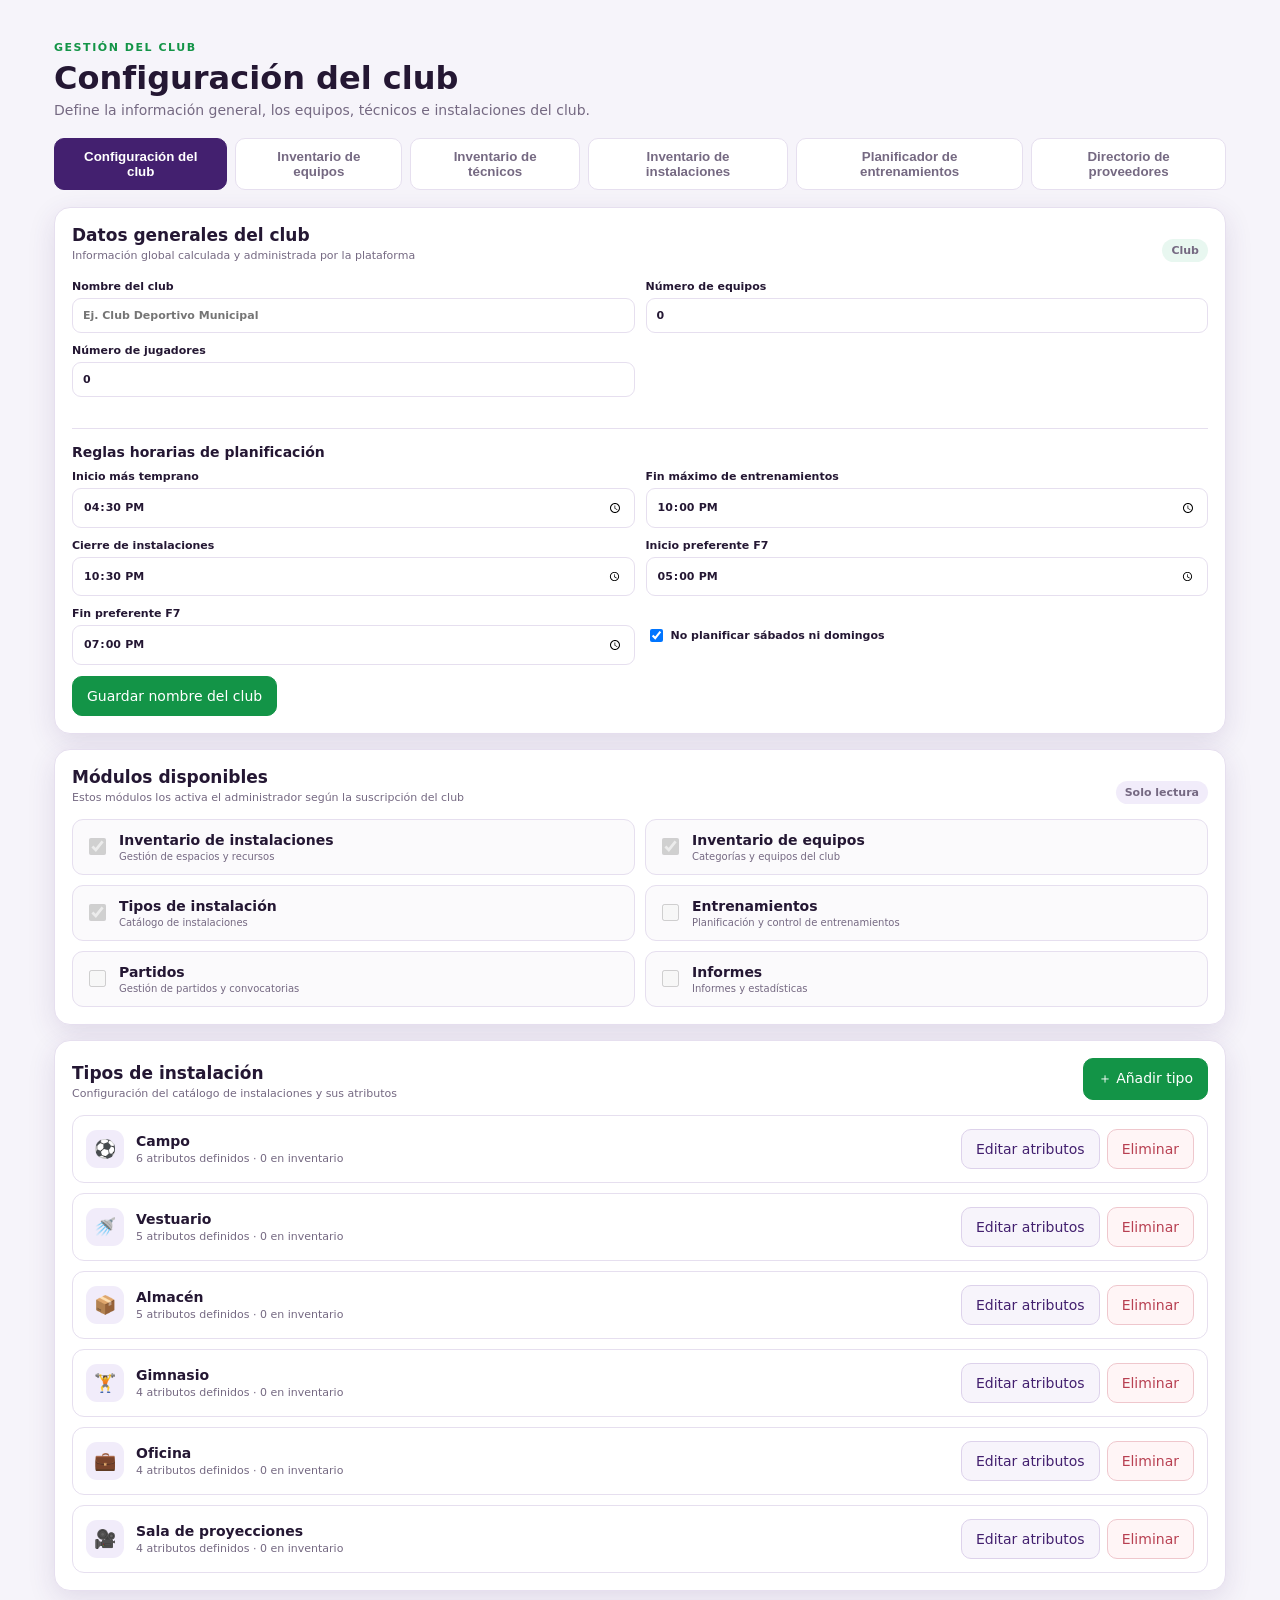
<file: index.html>
<!doctype html><html lang="es"><head><meta charset="utf-8"><meta name="viewport" content="width=device-width,initial-scale=1"><title>Gestión del club</title><link rel="stylesheet" href="styles.css?v=14"></head><body><header><div><span class="eyebrow">GESTIÓN DEL CLUB</span><h1>Configuración del club</h1><p>Define la información general, los equipos, técnicos e instalaciones del club.</p></div></header><main><nav class="tabs"><button class="tab active" data-view="config">Configuración del club</button><button class="tab" data-view="teams">Inventario de equipos</button><button class="tab" data-view="technicians">Inventario de técnicos</button><button class="tab" data-view="inventory">Inventario de instalaciones</button></nav><section id="config" class="view active"><div class="card"><div class="card-head"><div><h2>Datos generales del club</h2><span>Información global calculada y administrada por la plataforma</span></div><span class="pill">Club</span></div><form id="clubForm" class="form"><label>Nombre del club<input name="clubName" placeholder="Ej. Club Deportivo Municipal"></label><label>Número de equipos<input id="teamCount" value="0" readonly></label><label>Número de jugadores<input id="playerCount" value="0" readonly></label><div class="actions"><button class="primary">Guardar nombre del club</button><span id="clubStatus" class="muted"></span></div></form></div><div class="card section-card"><div class="card-head"><div><h2>Módulos disponibles</h2><span>Estos módulos los activa el administrador según la suscripción del club</span></div><span class="team-badge">Solo lectura</span></div><div id="moduleList" class="module-list"></div></div><div class="card section-card"><div class="card-head"><div><h2>Tipos de instalación</h2><span>Configuración del catálogo de instalaciones y sus atributos</span></div><button id="newTypeBtn" class="primary">＋ Añadir tipo</button></div><div id="catalogList" class="catalog-list"></div></div></section><section id="teams" class="view"><div class="card"><div class="card-head"><div><h2>Inventario de equipos</h2><span>Relación de equipos del club y parámetros deportivos propios</span></div><button id="newTeamBtn" class="primary">＋ Añadir equipo</button></div><div id="teamsList" class="inventory-list"></div></div></section><section id="technicians" class="view"><div class="card"><div class="card-head"><div><h2>Inventario de técnicos</h2><span>Equipos, roles y disponibilidad semanal</span></div><button id="newTechnicianBtn" class="primary">＋ Añadir técnico</button></div><div id="techniciansList" class="inventory-list"></div></div></section><section id="inventory" class="view"><div class="kpis"><article><small>Instalaciones registradas</small><strong id="inventoryCount">0</strong></article><article><small>Tipos utilizados</small><strong id="typeCount">0</strong></article><article><small>Operativas</small><strong id="activeCount">0</strong></article><article><small>Revisión pendiente</small><strong id="reviewCount">0</strong></article></div><div class="card"><div class="card-head"><div><h2>Inventario de instalaciones</h2><span>Instalaciones disponibles del club</span></div><button id="addBtn" class="primary">＋ Añadir instalación</button></div><div class="card-head"><span></span><input id="search" class="search" placeholder="Buscar instalación…"></div><div id="inventoryList" class="inventory-list"></div></div></section></main><div id="modal" class="modal"></div><script src="app.js?v=14"></script></body></html>
</file>
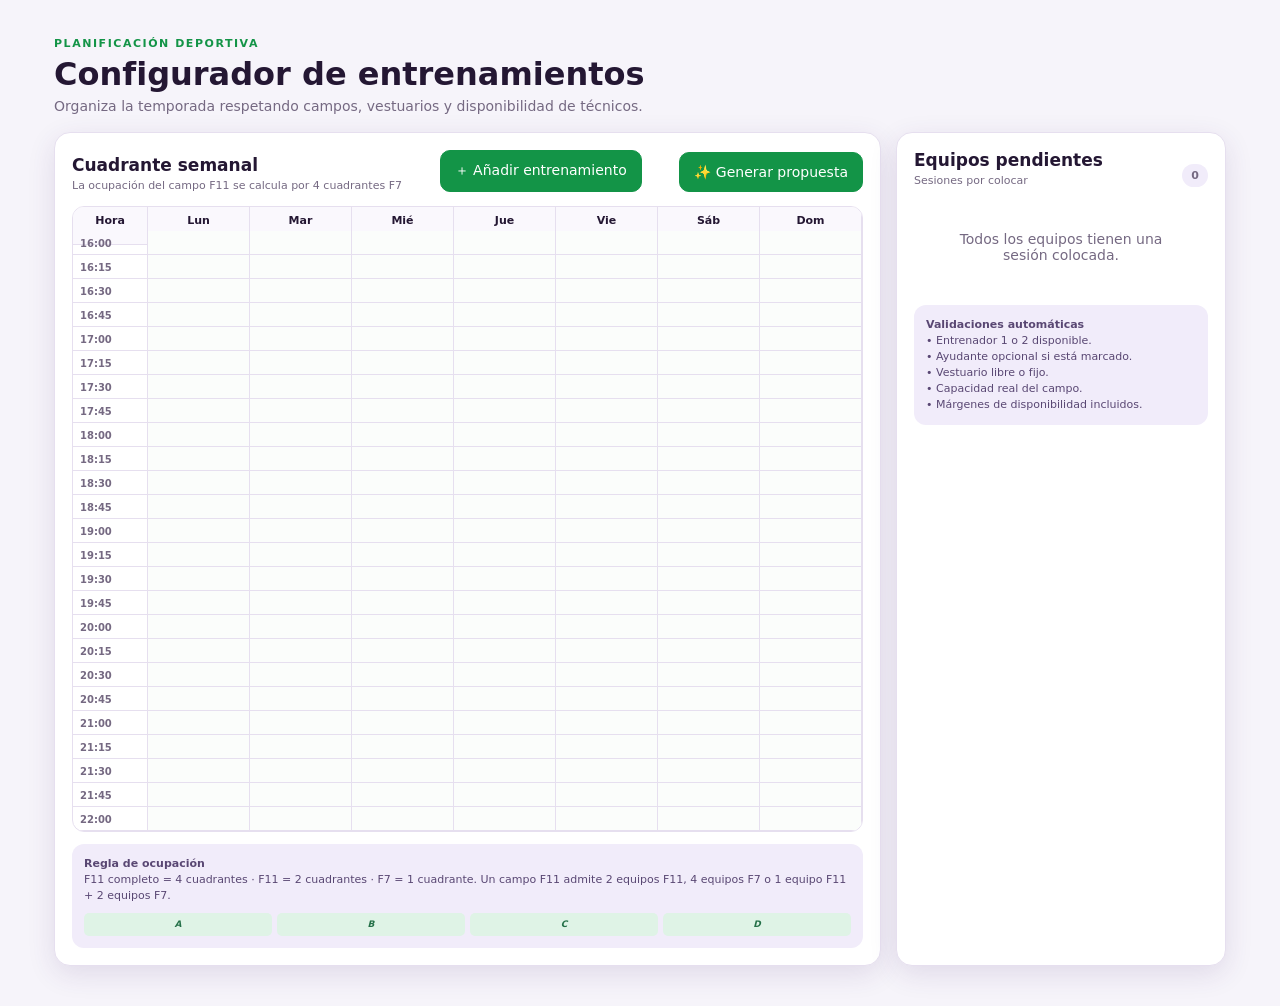
<file: planificador.html>
<!doctype html><html lang="es"><head><meta charset="utf-8"><meta name="viewport" content="width=device-width,initial-scale=1"><title>Planificador de entrenamientos</title><link rel="stylesheet" href="/styles.css?v=16"><style>.planner-head{max-width:1220px;margin:auto;padding:34px 24px 18px}.planner-main{max-width:1220px;margin:auto;padding:0 24px 40px}.planner-grid{display:grid;grid-template-columns:1fr 330px;gap:15px}.planner-card{background:#fff;border:1px solid var(--line);border-radius:16px;padding:17px;box-shadow:0 8px 28px #43206f1f}.planner-toolbar{display:flex;justify-content:space-between;align-items:end;gap:12px;margin-bottom:14px}.planner-toolbar span{display:block;color:var(--muted);font-size:11px;margin-top:4px}.planner-week{display:grid;grid-template-columns:75px repeat(7,1fr);min-width:780px;border:1px solid var(--line);border-radius:12px;overflow:hidden}.planner-week>div{min-height:78px;padding:7px;border-right:1px solid var(--line);border-bottom:1px solid var(--line)}.planner-week .day{min-height:38px;background:#faf8fd;text-align:center;font-weight:900;font-size:11px}.planner-week .hour{font-size:10px;color:var(--muted);font-weight:800}.planner-slot{background:#fbfdfb}.planned-session{display:block;padding:7px;border-left:4px solid var(--green);background:#e5f5eb;border-radius:8px;font-size:10px;line-height:1.3;cursor:pointer}.planned-session b{display:block;font-size:11px}.planned-session small{color:#587064}.planned-session.warn{border-color:#ef9c34;background:#fff5e7}.rule-box{background:#f1ecfa;color:#594773;border-radius:12px;padding:12px;font-size:11px;line-height:1.45;margin-top:12px}.capacity{display:grid;grid-template-columns:repeat(4,1fr);gap:5px;margin-top:9px}.quadrant{height:23px;background:#dff3e6;border-radius:5px;text-align:center;font-size:9px;padding-top:5px;font-weight:800;color:#247048}.queue{display:grid;gap:8px}.queue-item{display:flex;justify-content:space-between;align-items:center;gap:8px;border:1px solid var(--line);border-radius:10px;padding:10px}.queue-item span{display:block;color:var(--muted);font-size:10px;margin-top:3px}.queue-item button{padding:7px 9px;font-size:11px}.planner-form{display:grid;grid-template-columns:1fr 1fr;gap:10px}.planner-form label{display:grid;gap:5px;font-size:11px;font-weight:800}.planner-form input,.planner-form select{border:1px solid var(--line);border-radius:9px;padding:9px;background:#fff;font:inherit}.planner-form .full{grid-column:1/-1}.planner-note{font-size:11px;color:var(--muted);line-height:1.45}.conflict{color:#a83c3c;background:#fff0f0;padding:9px;border-radius:9px;font-size:11px}.scroll-x{overflow:auto}@media(max-width:900px){.planner-grid{grid-template-columns:1fr}.planner-form{grid-template-columns:1fr}}</style></head><body><header class="planner-head"><div><span class="eyebrow">PLANIFICACIÓN DEPORTIVA</span><h1>Configurador de entrenamientos</h1><p>Organiza la temporada respetando campos, vestuarios y disponibilidad de técnicos.</p></div></header><main class="planner-main"><div class="planner-grid"><section class="planner-card"><div class="planner-toolbar"><div><h2>Cuadrante semanal</h2><span>La ocupación del campo F11 se calcula por 4 cuadrantes F7</span></div><button id="newSession" class="primary">＋ Añadir entrenamiento</button></div><div class="scroll-x"><div id="plannerWeek" class="planner-week"></div></div><div class="rule-box"><b>Regla de ocupación</b><br>F11 completo = 4 cuadrantes · F11 = 2 cuadrantes · F7 = 1 cuadrante. Un campo F11 admite 2 equipos F11, 4 equipos F7 o 1 equipo F11 + 2 equipos F7.<div class="capacity"><i class="quadrant">A</i><i class="quadrant">B</i><i class="quadrant">C</i><i class="quadrant">D</i></div></div></section><aside class="planner-card"><div class="planner-toolbar"><div><h2>Equipos pendientes</h2><span>Sesiones por colocar</span></div><span id="pendingCount" class="team-badge">0</span></div><div id="pendingTeams" class="queue"></div><div class="rule-box"><b>Validaciones automáticas</b><br>• Entrenador 1 o 2 disponible.<br>• Ayudante opcional si está marcado.<br>• Vestuario libre o fijo.<br>• Capacidad real del campo.<br>• Márgenes de disponibilidad incluidos.</div></aside></div></main><div id="plannerModal" class="modal"></div><script src="/planificador.js?v=10"></script><script src="/planner-rules.js?v=1"></script><script src="/planner-duration.js?v=1"></script></body></html>
</file>
<file: styles.css>
:root{--navy:#43206f;--green:#139447;--bg:#f6f4fa;--line:#e6dfef;--text:#241733;--muted:#756982;--red:#b84052}*{box-sizing:border-box}body{margin:0;background:var(--bg);color:var(--text);font:14px system-ui,-apple-system,"Segoe UI",sans-serif}header,main{max-width:1220px;margin:auto}header{padding:38px 24px 20px;display:flex;justify-content:space-between;align-items:end;gap:20px}.eyebrow{color:var(--green);font-size:11px;font-weight:900;letter-spacing:.14em}h1{font-size:32px;margin:5px 0}h2{font-size:17px;margin:0}h3{font-size:14px;margin:0}p{color:var(--muted);margin:0}.header-actions{display:flex;gap:8px;flex-wrap:wrap}.primary,.secondary,.danger,.ghost{border-radius:10px;padding:11px 14px;font-weight:800;cursor:pointer;font:inherit}.primary{background:var(--green);color:#fff;border:1px solid var(--green)}.secondary{background:#fff;color:var(--navy);border:1px solid var(--line)}.danger{background:#fff5f6;color:var(--red);border:1px solid #efc7cd}.ghost{background:#f7f4fb;color:var(--navy);border:1px solid #ddd2eb}.tabs{display:flex;gap:8px;padding:0 24px 17px}.tab{border:1px solid var(--line);background:#fff;color:var(--muted);border-radius:10px;padding:10px 14px;font-weight:800;cursor:pointer}.tab.active{background:var(--navy);color:#fff;border-color:var(--navy)}.view{display:none;padding:0 24px 40px}.view.active{display:block}.kpis{display:grid;grid-template-columns:repeat(4,1fr);gap:12px;margin-bottom:15px}.kpis article,.card{background:#fff;border:1px solid var(--line);border-radius:16px;padding:17px;box-shadow:0 8px 28px #43206f1f}.kpis small{color:var(--muted);font-weight:700}.kpis strong{display:block;font-size:29px;margin-top:5px}.card-head{display:flex;justify-content:space-between;align-items:end;gap:14px;margin-bottom:15px}.card-head span{display:block;color:var(--muted);font-size:11px;margin-top:4px}.search{border:1px solid var(--line);border-radius:9px;padding:10px 12px;font:inherit;width:240px}.inventory-list,.catalog-list{display:grid;gap:10px}.inventory-row,.catalog-row{border:1px solid var(--line);border-radius:12px;padding:13px;display:flex;justify-content:space-between;align-items:center;gap:15px}.inventory-main,.catalog-main{display:flex;align-items:center;gap:12px;min-width:0}.type-icon{width:38px;height:38px;border-radius:11px;background:#f1ecfa;color:var(--navy);display:grid;place-items:center;font-size:18px;flex:none}.inventory-main strong,.catalog-main strong{display:block}.inventory-main span,.catalog-main span{display:block;color:var(--muted);font-size:11px;margin-top:3px}.row-actions{display:flex;gap:7px;flex:none}.pill{padding:5px 9px;border-radius:99px;background:#e8f7f0;color:#17794f;font-size:10px;font-weight:900}.pill.pending{background:#fff6dd;color:#946b13}.empty{text-align:center;color:var(--muted);padding:30px}.modal{position:fixed;inset:0;background:#07142699;display:flex;align-items:center;justify-content:center;padding:20px}.modal:empty{display:none}.sheet{width:min(700px,100%);max-height:92vh;overflow:auto;background:#fff;border-radius:19px;padding:22px}.close{float:right;border:0;background:#edf1f5;border-radius:9px;padding:8px;cursor:pointer}.form{display:grid;grid-template-columns:1fr 1fr;gap:11px;margin-top:18px}.form label{display:grid;gap:5px;font-size:11px;font-weight:800}.form input,.form select,.form textarea{border:1px solid var(--line);border-radius:9px;padding:10px;background:#fff;font:inherit;color:var(--text)}.form textarea{min-height:70px;resize:vertical}.full,.actions{grid-column:1/-1}.actions{display:flex;gap:8px;align-items:center}.attribute-list{display:grid;gap:8px;margin-top:10px}.attribute-row{display:grid;grid-template-columns:1fr auto;gap:8px}.section-title{margin-top:20px;padding-top:15px;border-top:1px solid var(--line)}.note{background:#f1ecfa;color:#594773;border-radius:12px;padding:12px;font-size:12px;line-height:1.45;margin-top:15px}@media(max-width:800px){header{align-items:flex-start;flex-direction:column}.kpis{grid-template-columns:repeat(2,1fr)}.card-head{align-items:stretch;flex-direction:column}.search{width:100%}.inventory-row,.catalog-row{align-items:flex-start;flex-direction:column}.row-actions{width:100%}.row-actions button{flex:1}.form{grid-template-columns:1fr}}
:root{--navy:#43206f;--green:#139447;--bg:#f6f4fa;--line:#e6dfef;--text:#241733;--muted:#756982;--red:#b84052}
.attribute-editor{display:grid;gap:7px}.attribute-row{display:grid;grid-template-columns:1fr 160px auto;gap:8px}.attribute-options{width:100%}
.section-card{margin-top:15px}.team-badge{padding:5px 9px;border-radius:99px;background:#f1ecfa;color:var(--navy);font-size:10px;font-weight:900}
.embedded-planner{margin:0 -1px 0}.embedded-planner iframe{display:block;width:calc(100% + 2px);height:calc(100vh - 120px);min-height:760px;border:1px solid var(--line);border-radius:16px;background:var(--bg)}
.module-list{display:grid;grid-template-columns:repeat(2,minmax(0,1fr));gap:10px}.module-item{display:flex;align-items:center;gap:10px;border:1px solid var(--line);border-radius:11px;padding:12px;background:#fbfafc}.module-item input{accent-color:var(--green);width:17px;height:17px}.module-item span{font-weight:800}.module-item small{display:block;color:var(--muted);font-size:10px;margin-top:3px}@media(max-width:800px){.module-list{grid-template-columns:1fr}}
.assignment-list,.availability-list{display:grid;gap:8px}.assignment-row,.availability-row{display:grid;grid-template-columns:1fr 170px auto;gap:8px;align-items:end}.availability-row{grid-template-columns:110px 1fr 1fr auto}.availability-block{margin-top:18px;padding-top:15px;border-top:1px solid var(--line)}.availability-block h3{margin-bottom:5px}.availability-help{font-size:11px;color:var(--muted);line-height:1.4}.availability-preview{background:#f1ecfa;color:#594773;border-radius:10px;padding:10px;font-size:11px;line-height:1.45;margin-top:9px}.availability-preview b{color:var(--navy)}@media(max-width:800px){.assignment-row,.availability-row{grid-template-columns:1fr}.assignment-row button,.availability-row button{width:100%}}
.rule-fields{margin-top:10px}.check-line{display:flex!important;flex-direction:row!important;align-items:center;gap:8px}.check-line input{width:auto!important}
</file>
